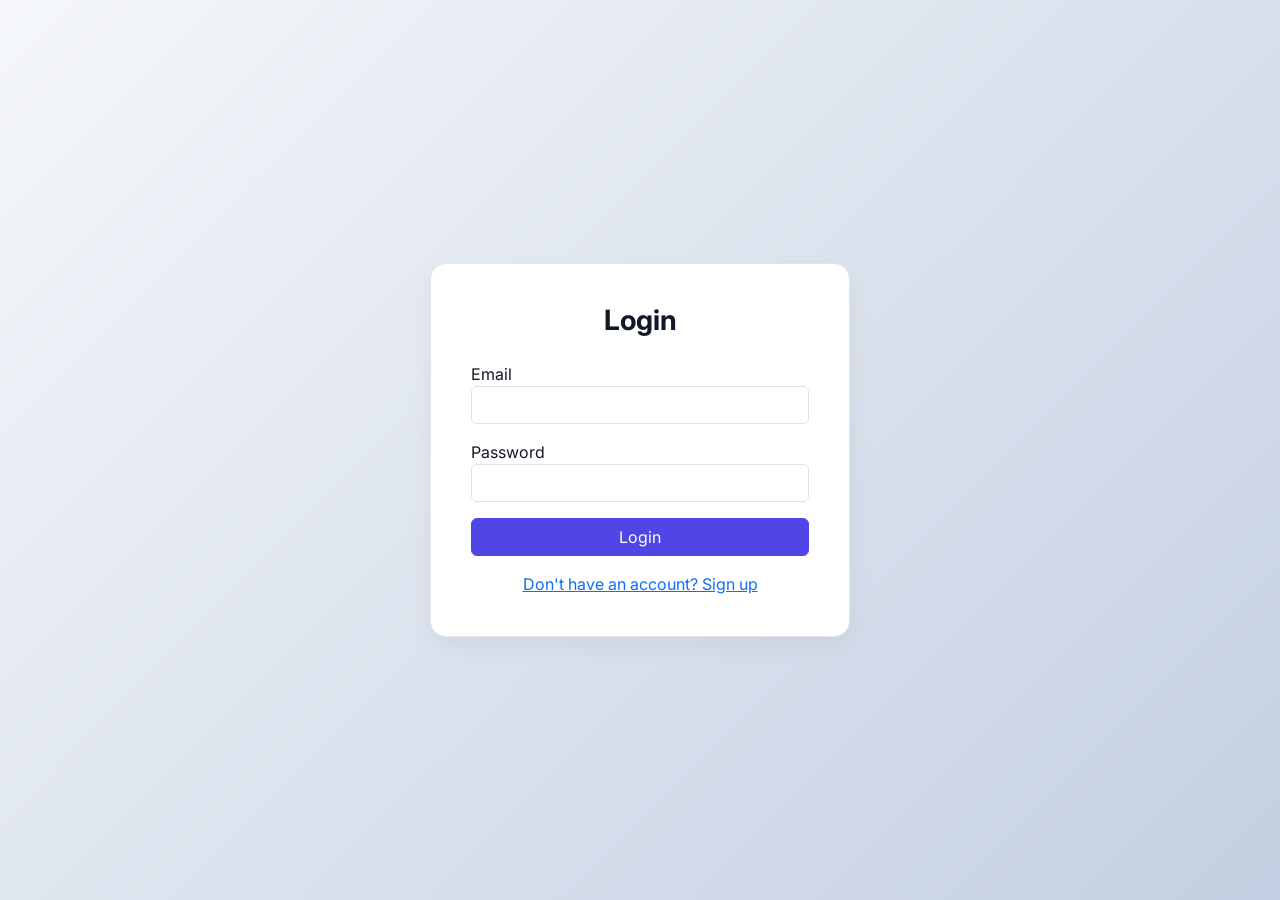
<file: frontend/index.html>
<!DOCTYPE html>
<html lang="en">
<head>
    <meta charset="UTF-8">
    <title>Team Task Manager</title>
    <script>
        if(localStorage.getItem('token')) {
            window.location.href = 'dashboard.html';
        } else {
            window.location.href = 'login.html';
        }
    </script>
</head>
<body></body>
</html>
</file>
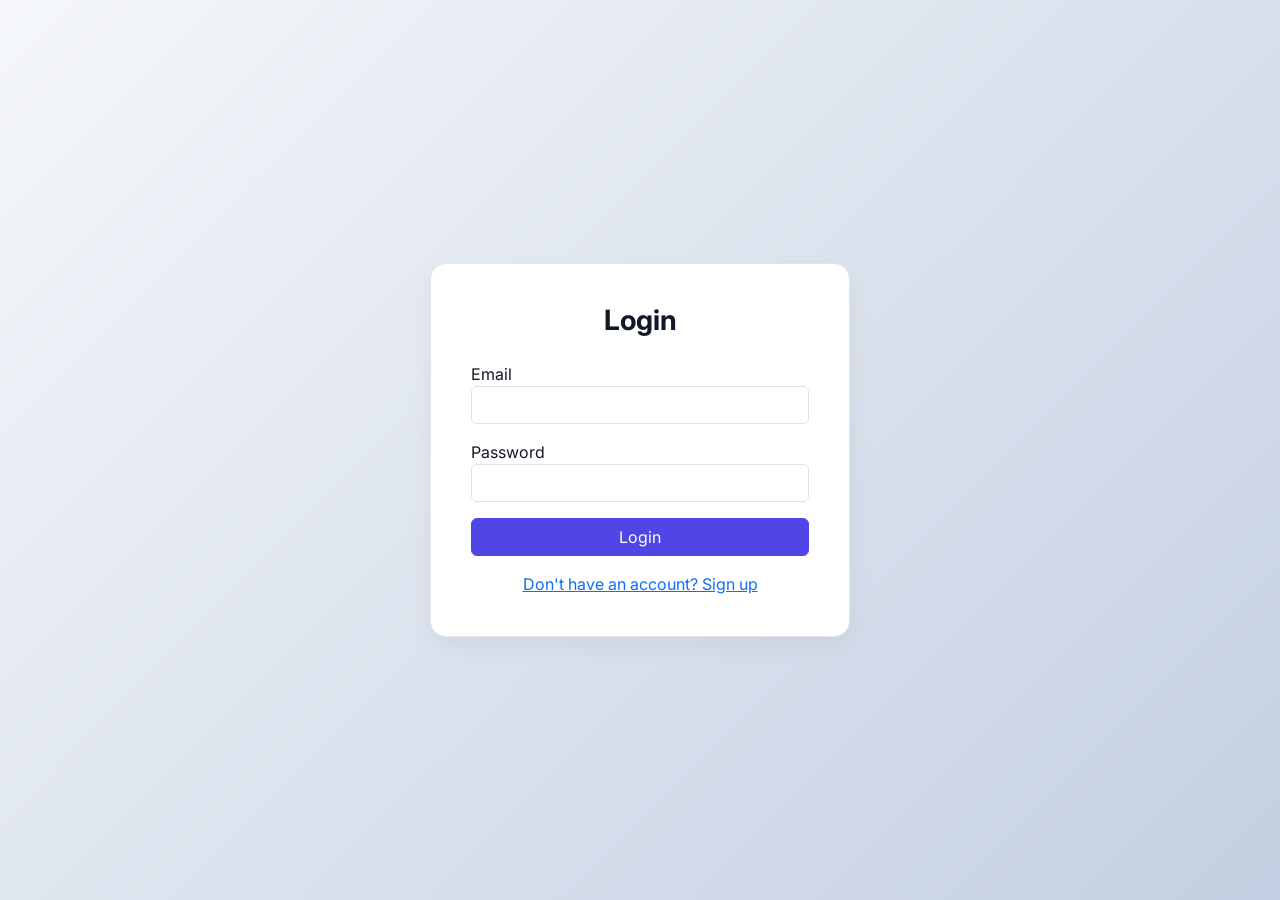
<file: frontend/dashboard.html>
<!DOCTYPE html>
<html lang="en">
<head>
    <meta charset="UTF-8">
    <title>Dashboard - Team Task Manager</title>
    <link href="https://cdn.jsdelivr.net/npm/bootstrap@5.3.0/dist/css/bootstrap.min.css" rel="stylesheet">
    <link rel="stylesheet" href="css/style.css">
</head>
<body>
    <div id="sidebar-menu" class="sidebar"></div>
    
    <div class="main-content">
        <div class="container-fluid">
            <h2 class="mb-4">Dashboard</h2>
            <div id="alert" class="alert d-none"></div>
            
            <div class="row g-4" id="stats-container">
                <div class="col-md-3">
                    <div class="card-premium">
                        <div class="stat-label">Assigned Tasks</div>
                        <div class="stat-value" id="stat-total">0</div>
                    </div>
                </div>
                <div class="col-md-3">
                    <div class="card-premium">
                        <div class="stat-label text-success">Completed</div>
                        <div class="stat-value" id="stat-completed">0</div>
                    </div>
                </div>
                <div class="col-md-3">
                    <div class="card-premium">
                        <div class="stat-label text-primary">In Progress</div>
                        <div class="stat-value" id="stat-in-progress">0</div>
                    </div>
                </div>
                <div class="col-md-3">
                    <div class="card-premium">
                        <div class="stat-label text-warning">Pending</div>
                        <div class="stat-value" id="stat-pending">0</div>
                    </div>
                </div>
                <div class="col-md-3">
                    <div class="card-premium">
                        <div class="stat-label text-danger">Overdue</div>
                        <div class="stat-value" id="stat-overdue">0</div>
                    </div>
                </div>
            </div>
        </div>
    </div>

    <script src="js/api.js"></script>
    <script src="js/dashboard.js"></script>
</body>
</html>
</file>
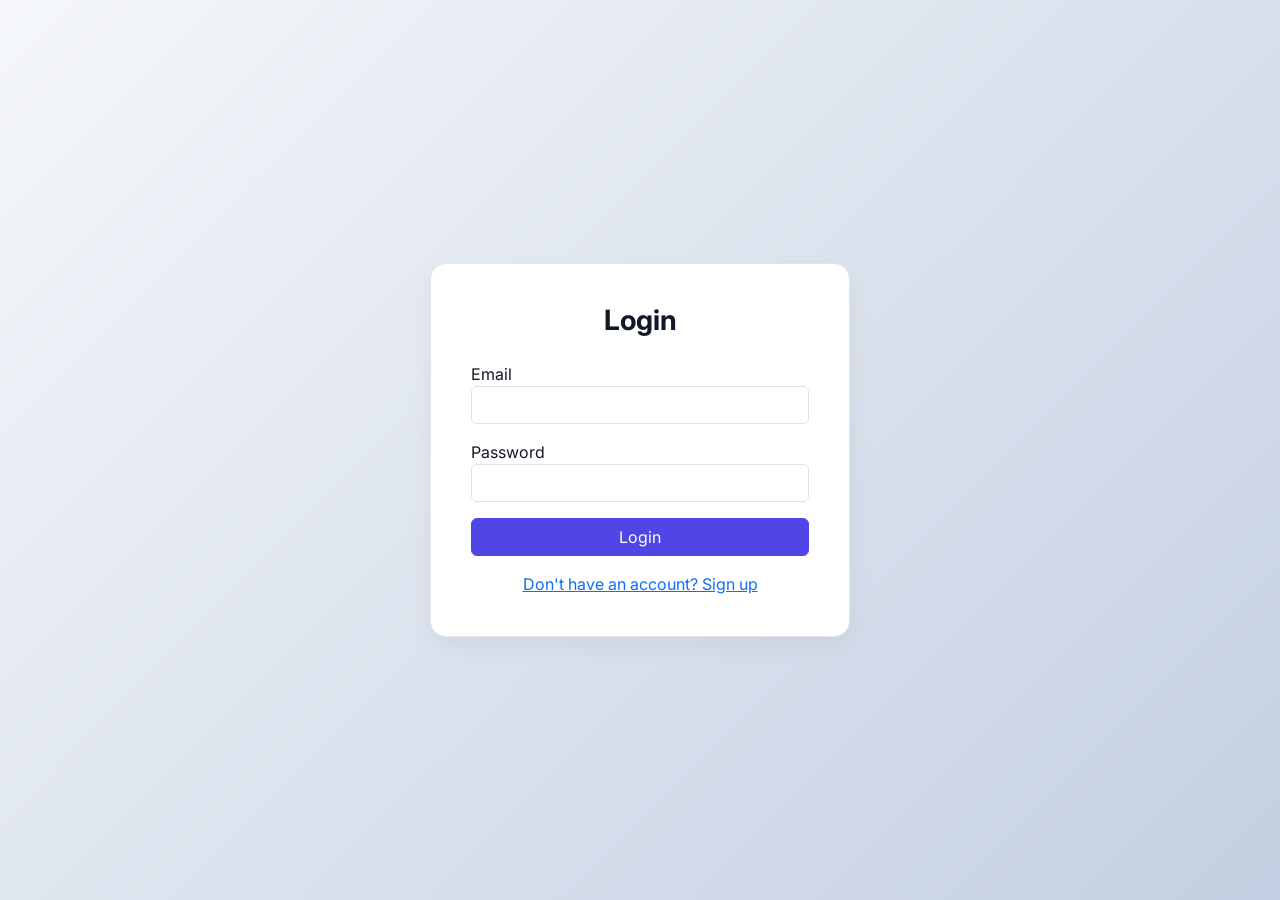
<file: frontend/login.html>
<!DOCTYPE html>
<html lang="en">
<head>
    <meta charset="UTF-8">
    <title>Login - Team Task Manager</title>
    <link href="https://cdn.jsdelivr.net/npm/bootstrap@5.3.0/dist/css/bootstrap.min.css" rel="stylesheet">
    <link rel="stylesheet" href="css/style.css">
</head>
<body class="auth-wrapper">
    <div class="auth-card">
        <h3 class="text-center mb-4">Login</h3>
        <div id="alert" class="alert d-none"></div>
        <form id="loginForm">
            <div class="mb-3">
                <label>Email</label>
                <input type="email" id="email" class="form-control" required>
            </div>
            <div class="mb-3">
                <label>Password</label>
                <input type="password" id="password" class="form-control" required>
            </div>
            <button type="submit" class="btn btn-primary w-100">Login</button>
            <div class="mt-3 text-center">
                <a href="signup.html">Don't have an account? Sign up</a>
            </div>
        </form>
    </div>
    <script src="js/api.js"></script>
    <script src="js/auth.js"></script>
</body>
</html>
</file>
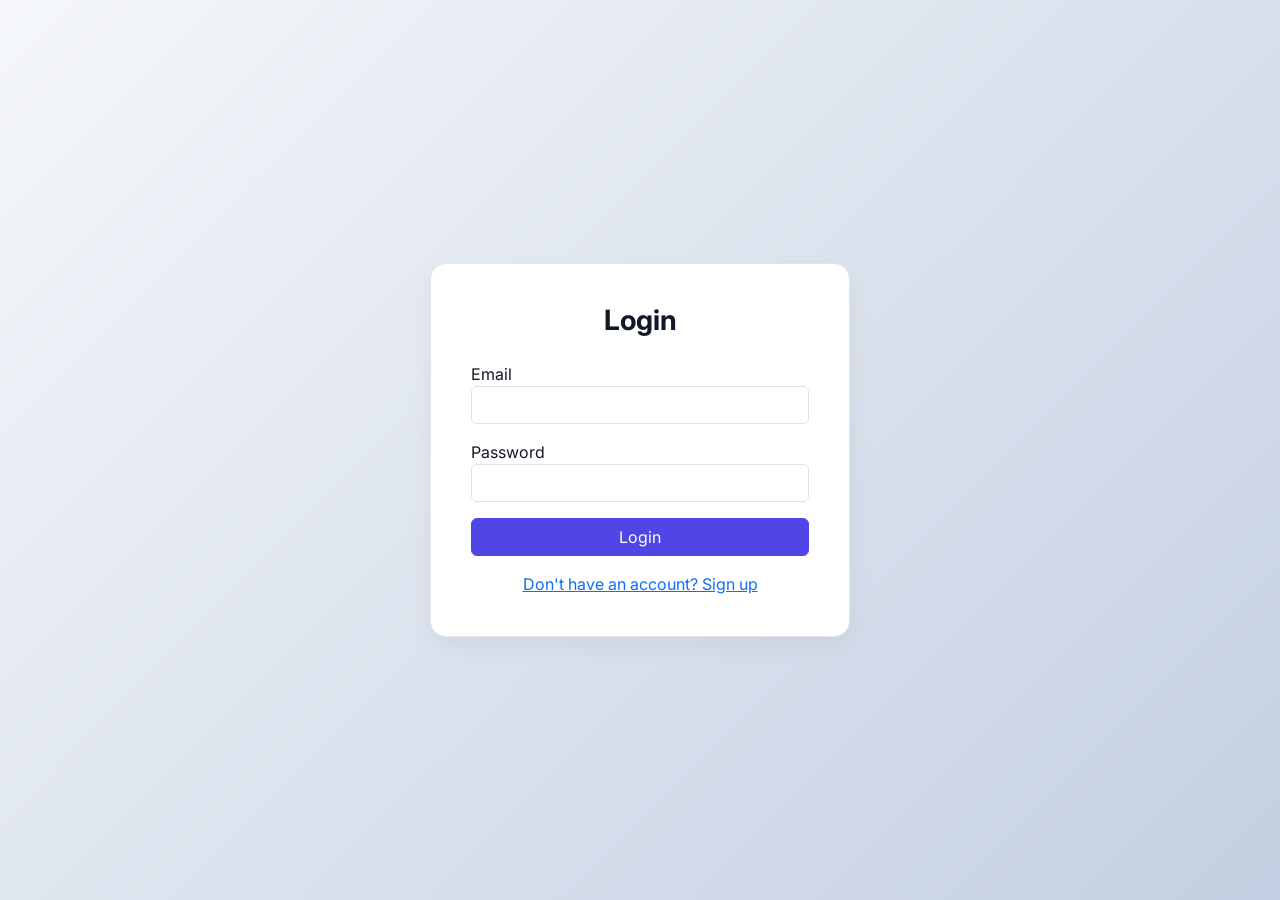
<file: frontend/projects.html>
<!DOCTYPE html>
<html lang="en">
<head>
    <meta charset="UTF-8">
    <title>Projects - Team Task Manager</title>
    <link href="https://cdn.jsdelivr.net/npm/bootstrap@5.3.0/dist/css/bootstrap.min.css" rel="stylesheet">
    <link rel="stylesheet" href="css/style.css">
</head>
<body>
    <div id="sidebar-menu" class="sidebar"></div>

    <div class="main-content">
        <div class="container-fluid">
            <div class="d-flex justify-content-between align-items-center mb-4">
                <h2>Projects</h2>
                <button id="btn-create-project" class="btn btn-premium btn-primary d-none" data-bs-toggle="modal" data-bs-target="#projectModal">
                    + New Project
                </button>
            </div>

            <div id="alert" class="alert d-none"></div>

            <div class="table-premium">
                <table class="table mb-0">
                    <thead>
                        <tr>
                            <th>Project Name</th>
                            <th>Description</th>
                            <th>Actions</th>
                        </tr>
                    </thead>
                    <tbody id="projects-tbody">
                        <!-- Content here -->
                    </tbody>
                </table>
            </div>
        </div>
    </div>

    <!-- Create Project Modal -->
    <div class="modal fade" id="projectModal" tabindex="-1">
        <div class="modal-dialog">
            <div class="modal-content">
                <form id="projectForm">
                    <div class="modal-header">
                        <h5 class="modal-title">Create Project</h5>
                        <button type="button" class="btn-close" data-bs-dismiss="modal"></button>
                    </div>
                    <div class="modal-body">
                        <div class="mb-3">
                            <label>Title</label>
                            <input type="text" id="proj-title" class="form-control" required>
                        </div>
                        <div class="mb-3">
                            <label class="form-label">Description</label>
                            <textarea class="form-control" id="project-desc" rows="3"></textarea>
                        </div>
                        <div class="mb-3">
                            <label class="form-label">Assign Members</label>
                            <select class="form-select" id="project-users" multiple>
                                <!-- Users injected here -->
                            </select>
                            <small class="text-muted">Hold Ctrl to select multiple</small>
                        </div>
                    </div>
                    <div class="modal-footer">
                        <button type="submit" class="btn btn-primary">Save Project</button>
                    </div>
                </form>
            </div>
        </div>
    </div>

    <script src="https://cdn.jsdelivr.net/npm/bootstrap@5.3.0/dist/js/bootstrap.bundle.min.js"></script>
    <script src="js/api.js"></script>
    <script src="js/projects.js"></script>
</body>
</html>
</file>
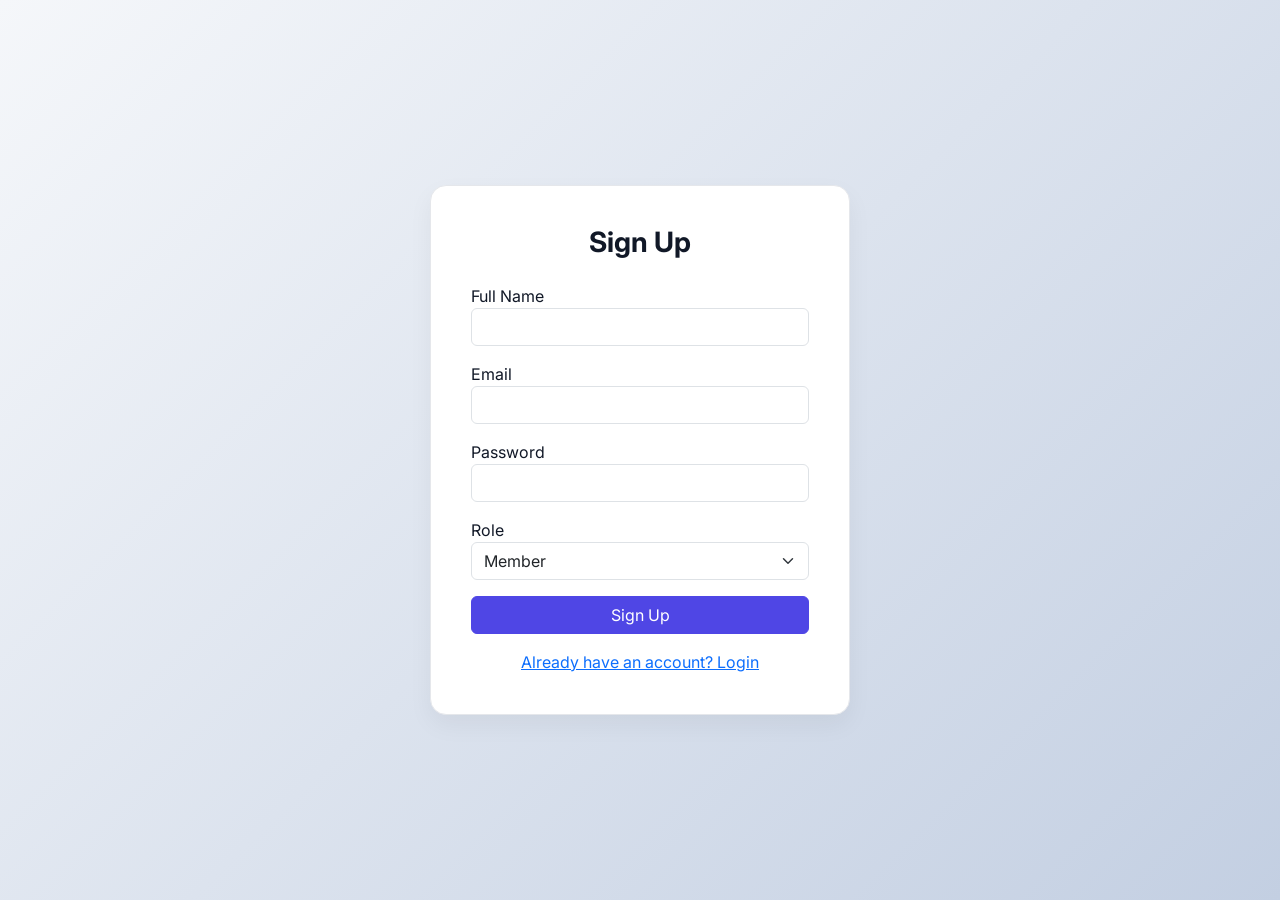
<file: frontend/signup.html>
<!DOCTYPE html>
<html lang="en">
<head>
    <meta charset="UTF-8">
    <title>Signup - Team Task Manager</title>
    <link href="https://cdn.jsdelivr.net/npm/bootstrap@5.3.0/dist/css/bootstrap.min.css" rel="stylesheet">
    <link rel="stylesheet" href="css/style.css">
</head>
<body class="auth-wrapper">
    <div class="auth-card">
        <h3 class="text-center mb-4">Sign Up</h3>
        <div id="alert" class="alert d-none"></div>
        <form id="signupForm">
            <div class="mb-3">
                <label>Full Name</label>
                <input type="text" id="name" class="form-control" required>
            </div>
            <div class="mb-3">
                <label>Email</label>
                <input type="email" id="email" class="form-control" required>
            </div>
            <div class="mb-3">
                <label>Password</label>
                <input type="password" id="password" class="form-control" minlength="6" required>
            </div>
            <div class="mb-3">
                <label>Role</label>
                <select id="role" class="form-select">
                    <option value="member">Member</option>
                    <option value="admin">Admin</option>
                </select>
            </div>
            <button type="submit" class="btn btn-primary w-100">Sign Up</button>
            <div class="mt-3 text-center">
                <a href="login.html">Already have an account? Login</a>
            </div>
        </form>
    </div>
    <script src="js/api.js"></script>
    <script src="js/auth.js"></script>
</body>
</html>
</file>
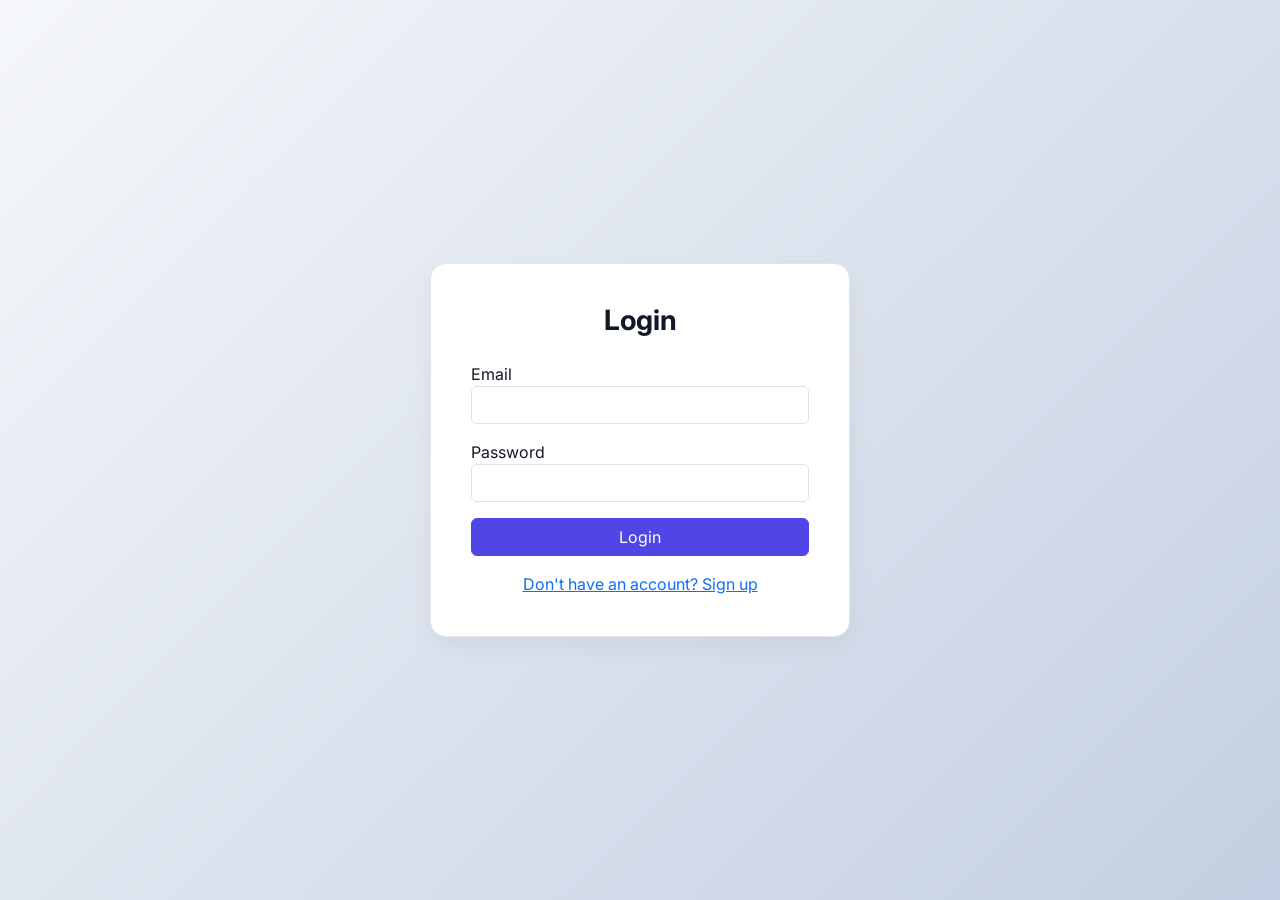
<file: frontend/tasks.html>
<!DOCTYPE html>
<html lang="en">
<head>
    <meta charset="UTF-8">
    <title>Tasks - Team Task Manager</title>
    <link href="https://cdn.jsdelivr.net/npm/bootstrap@5.3.0/dist/css/bootstrap.min.css" rel="stylesheet">
    <link rel="stylesheet" href="css/style.css">
</head>
<body>
    <div id="sidebar-menu" class="sidebar"></div>

    <div class="main-content">
        <div class="container-fluid">
            <div class="d-flex justify-content-between align-items-center mb-4">
                <h2>Tasks</h2>
                <button id="btn-create-task" class="btn btn-premium btn-primary d-none" data-bs-toggle="modal" data-bs-target="#taskModal">
                    + New Task
                </button>
            </div>

            <div id="alert" class="alert d-none"></div>

            <div class="table-premium">
                <table class="table mb-0">
                    <thead>
                        <tr>
                            <th>Task Title</th>
                            <th>Project</th>
                            <th>Due Date</th>
                            <th>Status</th>
                            <th>Actions</th>
                        </tr>
                    </thead>
                    <tbody id="tasks-tbody">
                        <!-- Content here -->
                    </tbody>
                </table>
            </div>
        </div>
    </div>

    <!-- Create Task Modal -->
    <div class="modal fade" id="taskModal" tabindex="-1">
        <div class="modal-dialog">
            <div class="modal-content">
                <form id="taskForm">
                    <div class="modal-header">
                        <h5 class="modal-title">Create Task</h5>
                        <button type="button" class="btn-close" data-bs-dismiss="modal"></button>
                    </div>
                    <div class="modal-body">
                        <div class="mb-3">
                            <label>Title</label>
                            <input type="text" id="task-title" class="form-control" required>
                        </div>
                        <div class="mb-3">
                            <label>Description</label>
                            <textarea id="task-desc" class="form-control"></textarea>
                        </div>
                        <div class="mb-3">
                            <label>Due Date</label>
                            <input type="date" id="task-due" class="form-control" required>
                        </div>
                        <div class="mb-3">
                            <label>Project</label>
                            <select id="task-project" class="form-select" required>
                                <!-- Projects injected here -->
                            </select>
                        </div>
                        <div class="mb-3">
                            <label>Assigned To</label>
                            <select id="task-user" class="form-select" required>
                                <!-- Users injected here -->
                            </select>
                        </div>
                    </div>
                    <div class="modal-footer">
                        <button type="submit" class="btn btn-primary">Save Task</button>
                    </div>
                </form>
            </div>
        </div>
    </div>

    <script src="https://cdn.jsdelivr.net/npm/bootstrap@5.3.0/dist/js/bootstrap.bundle.min.js"></script>
    <script src="js/api.js"></script>
    <script src="js/tasks.js"></script>
</body>
</html>
</file>
<file: frontend/css/style.css>
@import url('https://fonts.googleapis.com/css2?family=Inter:wght@300;400;500;600;700&display=swap');

:root {
    --primary-color: #4f46e5;
    --primary-hover: #4338ca;
    --bg-light: #f9fafb;
    --sidebar-bg: #ffffff;
    --sidebar-text: #374151;
    --sidebar-active-bg: #f3f4f6;
    --sidebar-active-text: #111827;
    --navbar-bg: #ffffff;
    --card-bg: #ffffff;
    --text-main: #111827;
    --text-muted: #6b7280;
    --border-color: #e5e7eb;
}

body {
    background-color: var(--bg-light);
    font-family: 'Inter', sans-serif;
    color: var(--text-main);
    overflow-x: hidden;
}

/* Auth Layout */
.auth-wrapper {
    min-height: 100vh;
    display: flex;
    align-items: center;
    justify-content: center;
    background: linear-gradient(135deg, #f5f7fa 0%, #c3cfe2 100%);
}

.auth-card {
    width: 100%;
    max-width: 420px;
    padding: 2.5rem;
    box-shadow: 0 10px 25px rgba(0,0,0,0.05);
    border-radius: 16px;
    background: white;
    border: 1px solid var(--border-color);
}

.auth-card h3 {
    font-weight: 700;
    color: var(--text-main);
}

/* Sidebar */
.sidebar {
    height: 100vh;
    background-color: var(--sidebar-bg);
    border-right: 1px solid var(--border-color);
    position: fixed;
    top: 0;
    left: 0;
    width: 260px;
    padding: 0;
    z-index: 1000;
    transition: all 0.3s ease;
}

.sidebar-header {
    padding: 24px;
    border-bottom: 1px solid var(--border-color);
}

.sidebar-header h4 {
    margin: 0;
    font-weight: 700;
    color: var(--primary-color);
    letter-spacing: -0.5px;
}

.sidebar-menu {
    padding: 20px 12px;
}

.sidebar a {
    color: var(--sidebar-text);
    text-decoration: none;
    display: flex;
    align-items: center;
    padding: 12px 16px;
    font-size: 0.95rem;
    font-weight: 500;
    border-radius: 8px;
    margin-bottom: 4px;
    transition: 0.2s;
}

.sidebar a:hover {
    background-color: var(--sidebar-active-bg);
    color: var(--sidebar-active-text);
}

.sidebar a.active {
    background-color: var(--primary-color);
    color: white;
}

/* Navbar */
.top-navbar {
    height: 70px;
    background-color: var(--navbar-bg);
    border-bottom: 1px solid var(--border-color);
    position: fixed;
    top: 0;
    left: 260px;
    right: 0;
    display: flex;
    align-items: center;
    justify-content: flex-end;
    padding: 0 32px;
    z-index: 999;
}

.user-profile {
    display: flex;
    align-items: center;
    gap: 12px;
    cursor: pointer;
    padding: 8px 12px;
    border-radius: 10px;
    transition: 0.2s;
}

.user-profile:hover {
    background-color: var(--bg-light);
}

.user-info {
    text-align: right;
}

.user-name {
    font-size: 0.9rem;
    font-weight: 600;
    color: var(--text-main);
    display: block;
}

.user-role {
    font-size: 0.75rem;
    color: var(--text-muted);
    text-transform: uppercase;
    letter-spacing: 0.5px;
}

.user-avatar {
    width: 38px;
    height: 38px;
    background-color: var(--primary-color);
    color: white;
    border-radius: 50%;
    display: flex;
    align-items: center;
    justify-content: center;
    font-weight: 700;
    font-size: 0.9rem;
}

/* Main Content */
.main-content {
    margin-left: 260px;
    margin-top: 70px;
    padding: 32px;
    min-height: calc(100vh - 70px);
}

/* Cards */
.card-premium {
    background: var(--card-bg);
    border: 1px solid var(--border-color);
    border-radius: 12px;
    box-shadow: 0 1px 3px rgba(0,0,0,0.02);
    padding: 24px;
    height: 100%;
}

.stat-label {
    font-size: 0.85rem;
    font-weight: 600;
    color: var(--text-muted);
    margin-bottom: 8px;
}

.stat-value {
    font-size: 1.75rem;
    font-weight: 700;
    color: var(--text-main);
}

/* Tables & Buttons */
.table-premium {
    background: white;
    border-radius: 12px;
    overflow: hidden;
    border: 1px solid var(--border-color);
}

.table-premium thead th {
    background-color: var(--bg-light);
    color: var(--text-muted);
    font-weight: 600;
    text-transform: uppercase;
    font-size: 0.75rem;
    letter-spacing: 0.5px;
    border-bottom: 1px solid var(--border-color);
    padding: 16px;
}

.table-premium tbody td {
    padding: 16px;
    vertical-align: middle;
    border-bottom: 1px solid var(--border-color);
}

.btn-premium {
    padding: 10px 20px;
    border-radius: 10px;
    font-weight: 600;
    font-size: 0.9rem;
    transition: 0.2s;
}

.btn-primary {
    background-color: var(--primary-color);
    border-color: var(--primary-color);
}

.btn-primary:hover {
    background-color: var(--primary-hover);
    border-color: var(--primary-hover);
}

/* Badge */
.badge-premium {
    padding: 6px 12px;
    border-radius: 6px;
    font-weight: 600;
    font-size: 0.75rem;
}
</file>
